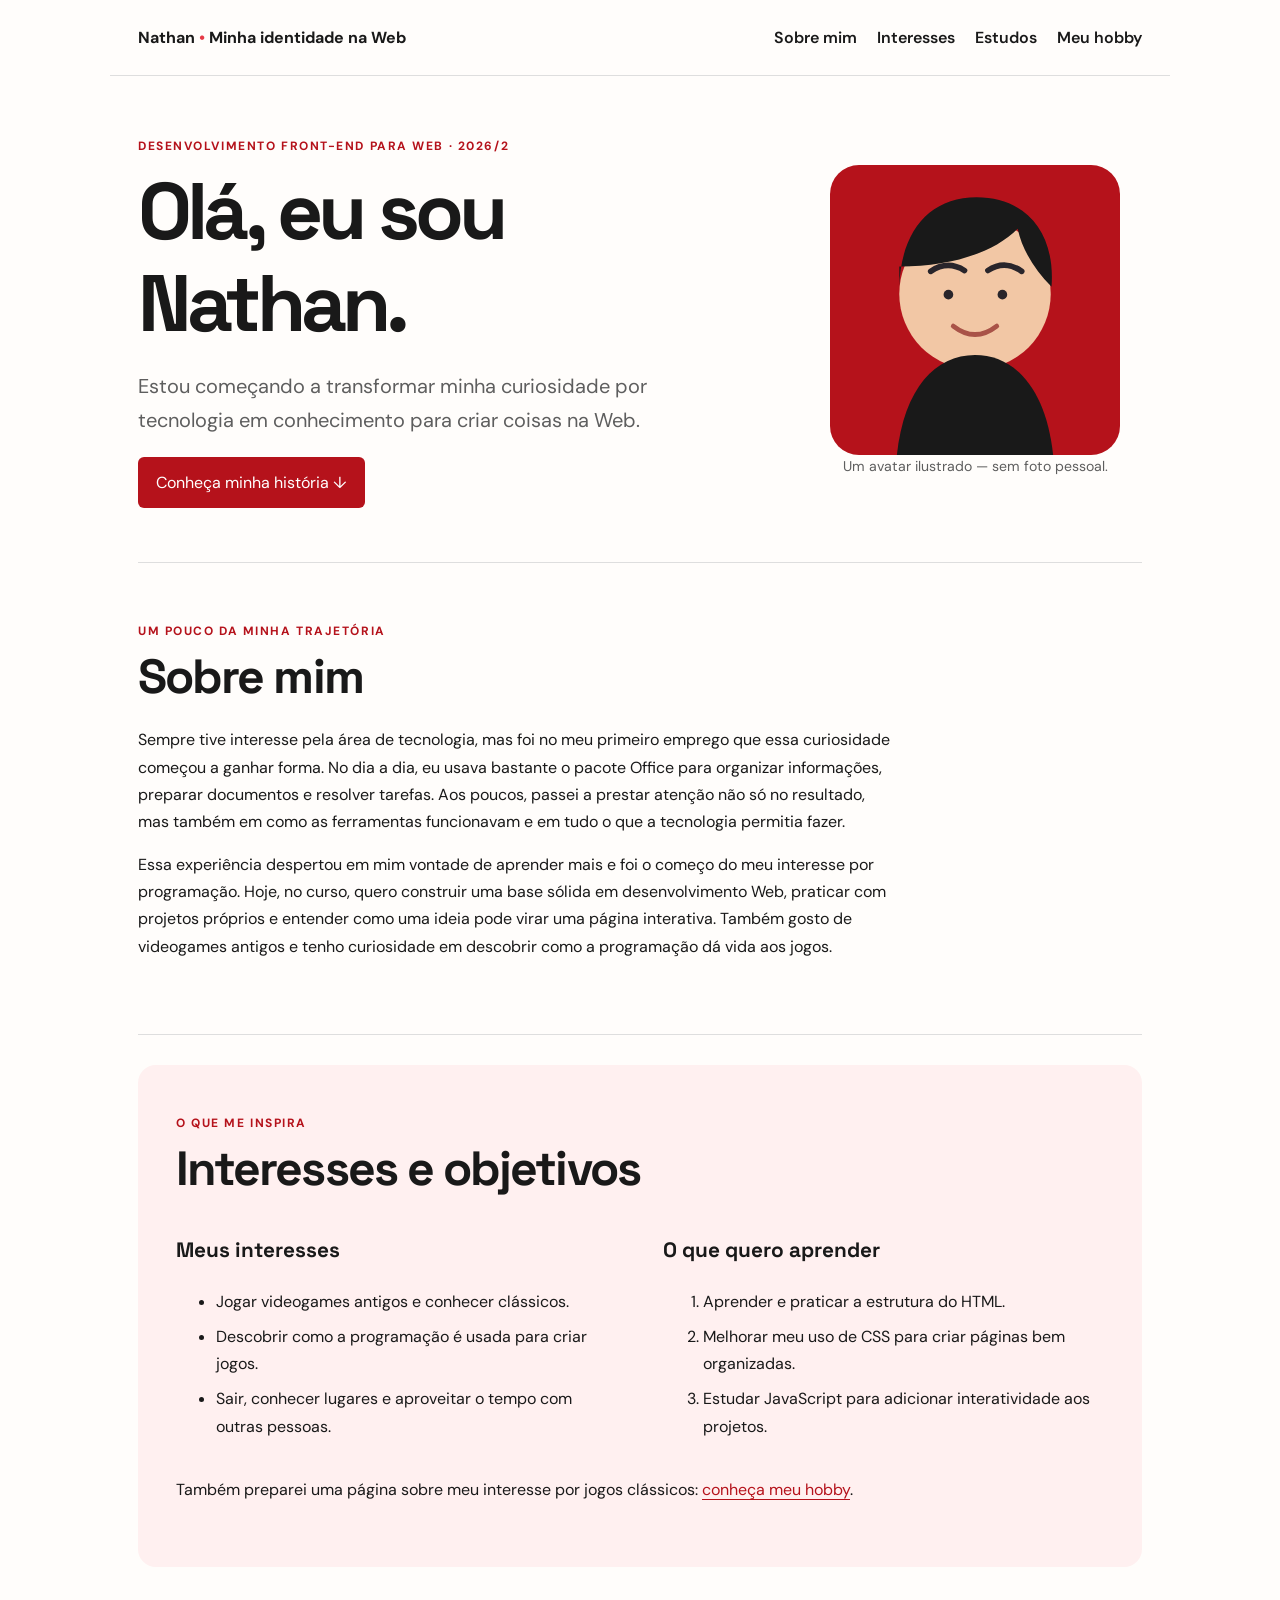
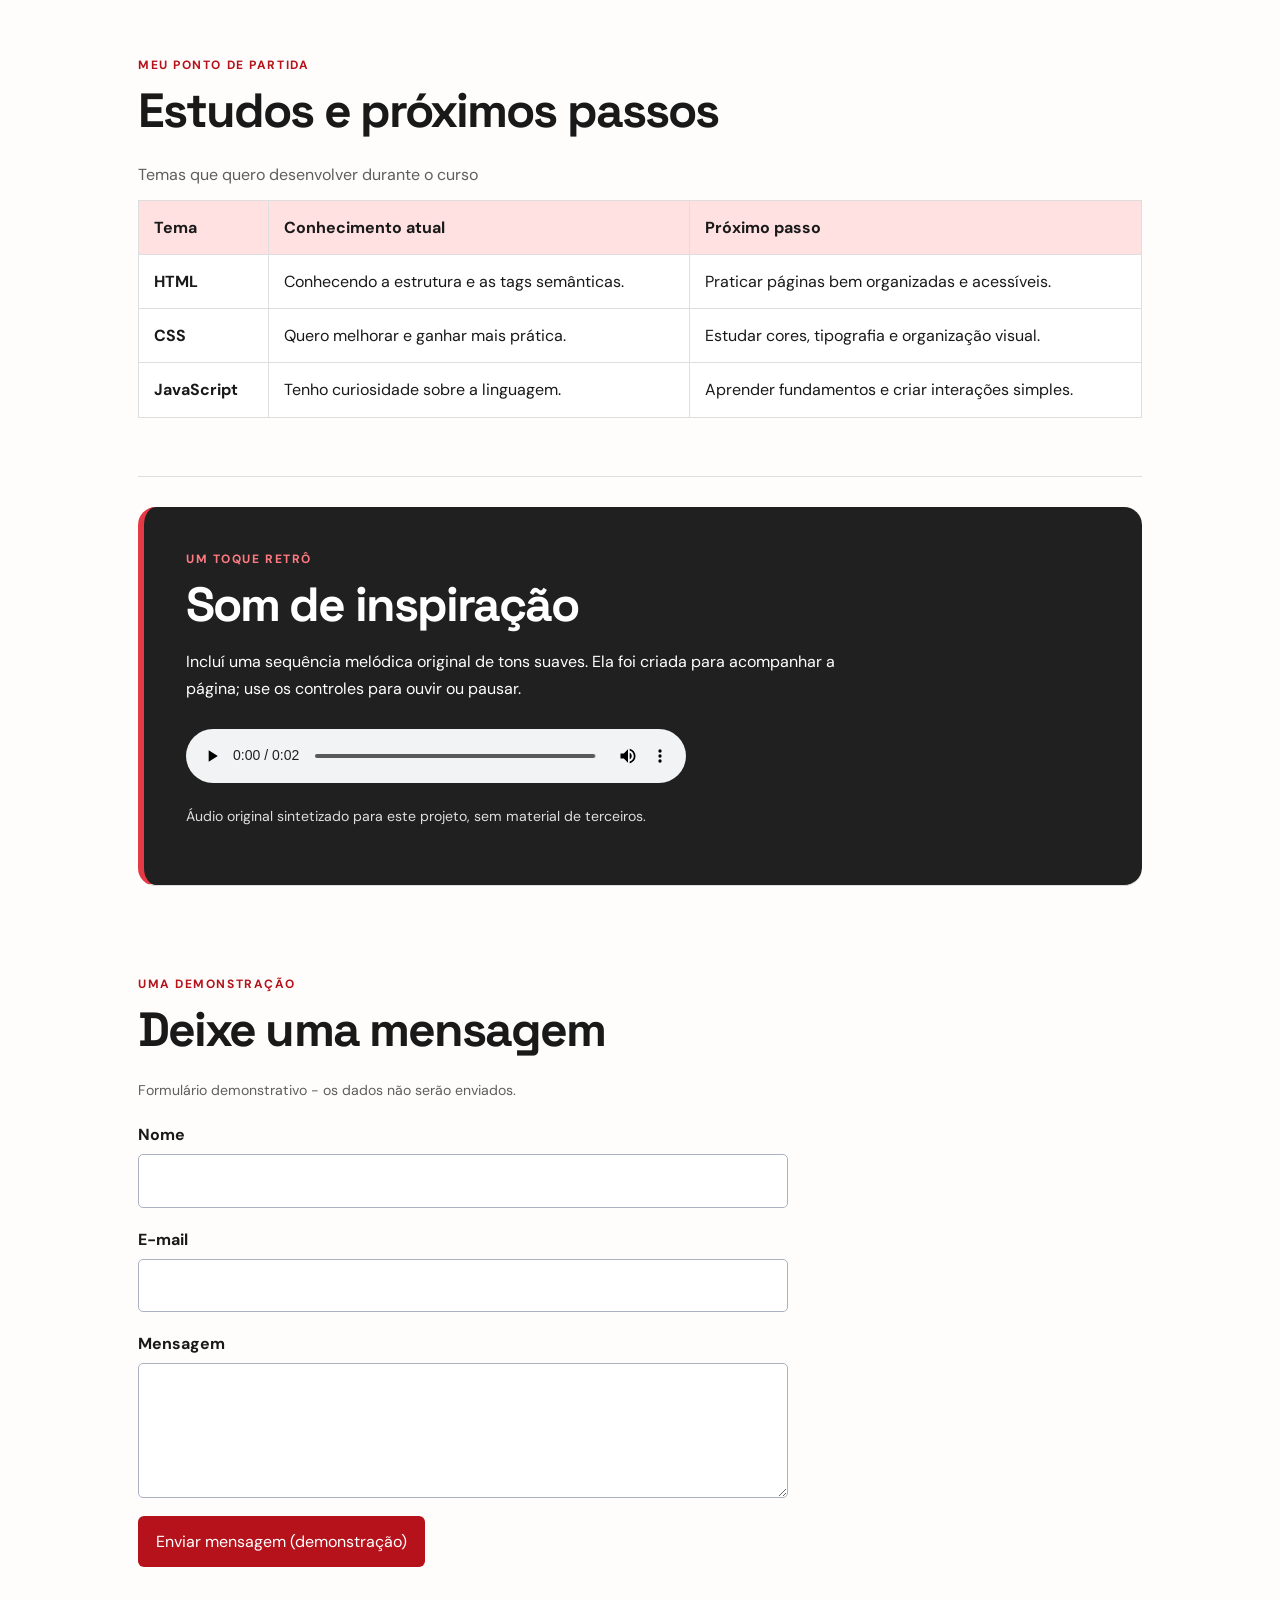
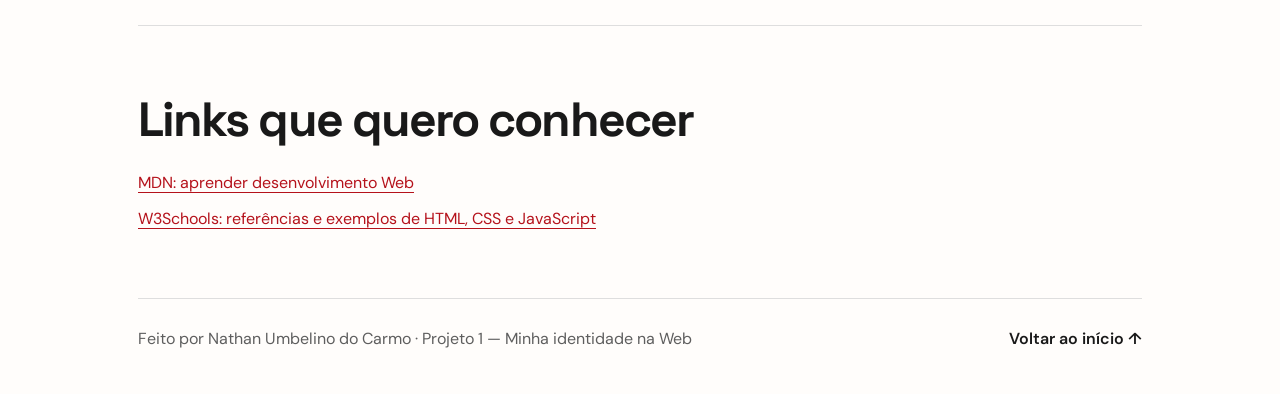
<file: index.html>
<!doctype html>
<html lang="pt-BR">
<head>
  <meta charset="utf-8">
  <meta name="viewport" content="width=device-width, initial-scale=1">
  <title>Nathan Umbelino do Carmo | Minha identidade na Web</title>
  <link rel="stylesheet" href="estilos.css">
</head>
<body>
  <header class="cabecalho">
    <p class="marca">Nathan <span>•</span> Minha identidade na Web</p>
    <nav aria-label="Navegação principal">
      <a href="#sobre">Sobre mim</a>
      <a href="#interesses">Interesses</a>
      <a href="#estudos">Estudos</a>
      <a href="paginas/interesses.html">Meu hobby</a>
    </nav>
  </header>

  <main>
    <section class="apresentacao" aria-labelledby="titulo-principal">
      <div>
        <p class="sobretitulo">Desenvolvimento Front-End para Web · 2026/2</p>
        <h1 id="titulo-principal">Olá, eu sou Nathan.</h1>
        <p class="destaque">Estou começando a transformar minha curiosidade por tecnologia em conhecimento para criar coisas na Web.</p>
        <a class="botao-link" href="#sobre">Conheça minha história <span aria-hidden="true">↓</span></a>
      </div>
      <figure class="avatar">
        <img src="imagens/avatar-nathan.svg" alt="Avatar ilustrado de uma pessoa com cabelo escuro e camiseta preta, diante de um fundo vermelho">
        <figcaption>Um avatar ilustrado — sem foto pessoal.</figcaption>
      </figure>
    </section>

    <section id="sobre" class="bloco" aria-labelledby="titulo-sobre">
      <p class="sobretitulo">Um pouco da minha trajetória</p>
      <h2 id="titulo-sobre">Sobre mim</h2>
      <p>Sempre tive interesse pela área de tecnologia, mas foi no meu primeiro emprego que essa curiosidade começou a ganhar forma. No dia a dia, eu usava bastante o pacote Office para organizar informações, preparar documentos e resolver tarefas. Aos poucos, passei a prestar atenção não só no resultado, mas também em como as ferramentas funcionavam e em tudo o que a tecnologia permitia fazer.</p>
      <p>Essa experiência despertou em mim vontade de aprender mais e foi o começo do meu interesse por programação. Hoje, no curso, quero construir uma base sólida em desenvolvimento Web, praticar com projetos próprios e entender como uma ideia pode virar uma página interativa. Também gosto de videogames antigos e tenho curiosidade em descobrir como a programação dá vida aos jogos.</p>
    </section>

    <section id="interesses" class="bloco bloco-colorido" aria-labelledby="titulo-interesses">
      <p class="sobretitulo">O que me inspira</p>
      <h2 id="titulo-interesses">Interesses e objetivos</h2>
      <div class="colunas">
        <div>
          <h3>Meus interesses</h3>
          <ul>
            <li>Jogar videogames antigos e conhecer clássicos.</li>
            <li>Descobrir como a programação é usada para criar jogos.</li>
            <li>Sair, conhecer lugares e aproveitar o tempo com outras pessoas.</li>
          </ul>
        </div>
        <div>
          <h3>O que quero aprender</h3>
          <ol>
            <li>Aprender e praticar a estrutura do HTML.</li>
            <li>Melhorar meu uso de CSS para criar páginas bem organizadas.</li>
            <li>Estudar JavaScript para adicionar interatividade aos projetos.</li>
          </ol>
        </div>
      </div>
      <p>Também preparei uma página sobre meu interesse por jogos clássicos: <a href="paginas/interesses.html">conheça meu hobby</a>.</p>
    </section>

    <section id="estudos" class="bloco" aria-labelledby="titulo-estudos">
      <p class="sobretitulo">Meu ponto de partida</p>
      <h2 id="titulo-estudos">Estudos e próximos passos</h2>
      <div class="tabela-rolagem">
        <table>
          <caption>Temas que quero desenvolver durante o curso</caption>
          <thead><tr><th scope="col">Tema</th><th scope="col">Conhecimento atual</th><th scope="col">Próximo passo</th></tr></thead>
          <tbody>
            <tr><th scope="row">HTML</th><td>Conhecendo a estrutura e as tags semânticas.</td><td>Praticar páginas bem organizadas e acessíveis.</td></tr>
            <tr><th scope="row">CSS</th><td>Quero melhorar e ganhar mais prática.</td><td>Estudar cores, tipografia e organização visual.</td></tr>
            <tr><th scope="row">JavaScript</th><td>Tenho curiosidade sobre a linguagem.</td><td>Aprender fundamentos e criar interações simples.</td></tr>
          </tbody>
        </table>
      </div>
    </section>

    <section id="midia" class="bloco bloco-midia" aria-labelledby="titulo-midia">
      <div>
        <p class="sobretitulo">Um toque retrô</p>
        <h2 id="titulo-midia">Som de inspiração</h2>
        <p>Incluí uma sequência melódica original de tons suaves. Ela foi criada para acompanhar a página; use os controles para ouvir ou pausar.</p>
        <audio controls preload="metadata">
          <source src="midias/som-retro.wav" type="audio/wav">
          Seu navegador não oferece suporte ao elemento de áudio.
        </audio>
        <p class="nota">Áudio original sintetizado para este projeto, sem material de terceiros.</p>
      </div>
    </section>

    <section id="contato" class="bloco" aria-labelledby="titulo-contato">
      <p class="sobretitulo">Uma demonstração</p>
      <h2 id="titulo-contato">Deixe uma mensagem</h2>
      <p class="nota">Formulário demonstrativo - os dados não serão enviados.</p>
      <form>
        <div class="campo"><label for="nome">Nome</label><input id="nome" name="nome" type="text" autocomplete="name" required></div>
        <div class="campo"><label for="email">E-mail</label><input id="email" name="email" type="email" autocomplete="email" required></div>
        <div class="campo"><label for="mensagem">Mensagem</label><textarea id="mensagem" name="mensagem" rows="4" required></textarea></div>
        <button type="button">Enviar mensagem (demonstração)</button>
      </form>
    </section>

    <section class="bloco links" aria-labelledby="titulo-links">
      <h2 id="titulo-links">Links que quero conhecer</h2>
      <p><a href="https://developer.mozilla.org/pt-BR/docs/Learn_web_development" target="_blank" rel="noopener noreferrer">MDN: aprender desenvolvimento Web</a></p>
      <p><a href="https://www.w3schools.com/" target="_blank" rel="noopener noreferrer">W3Schools: referências e exemplos de HTML, CSS e JavaScript</a></p>
    </section>
  </main>

  <footer><p>Feito por Nathan Umbelino do Carmo · Projeto 1 — Minha identidade na Web</p><a href="#titulo-principal">Voltar ao início ↑</a></footer>
</body>
</html>
</file>
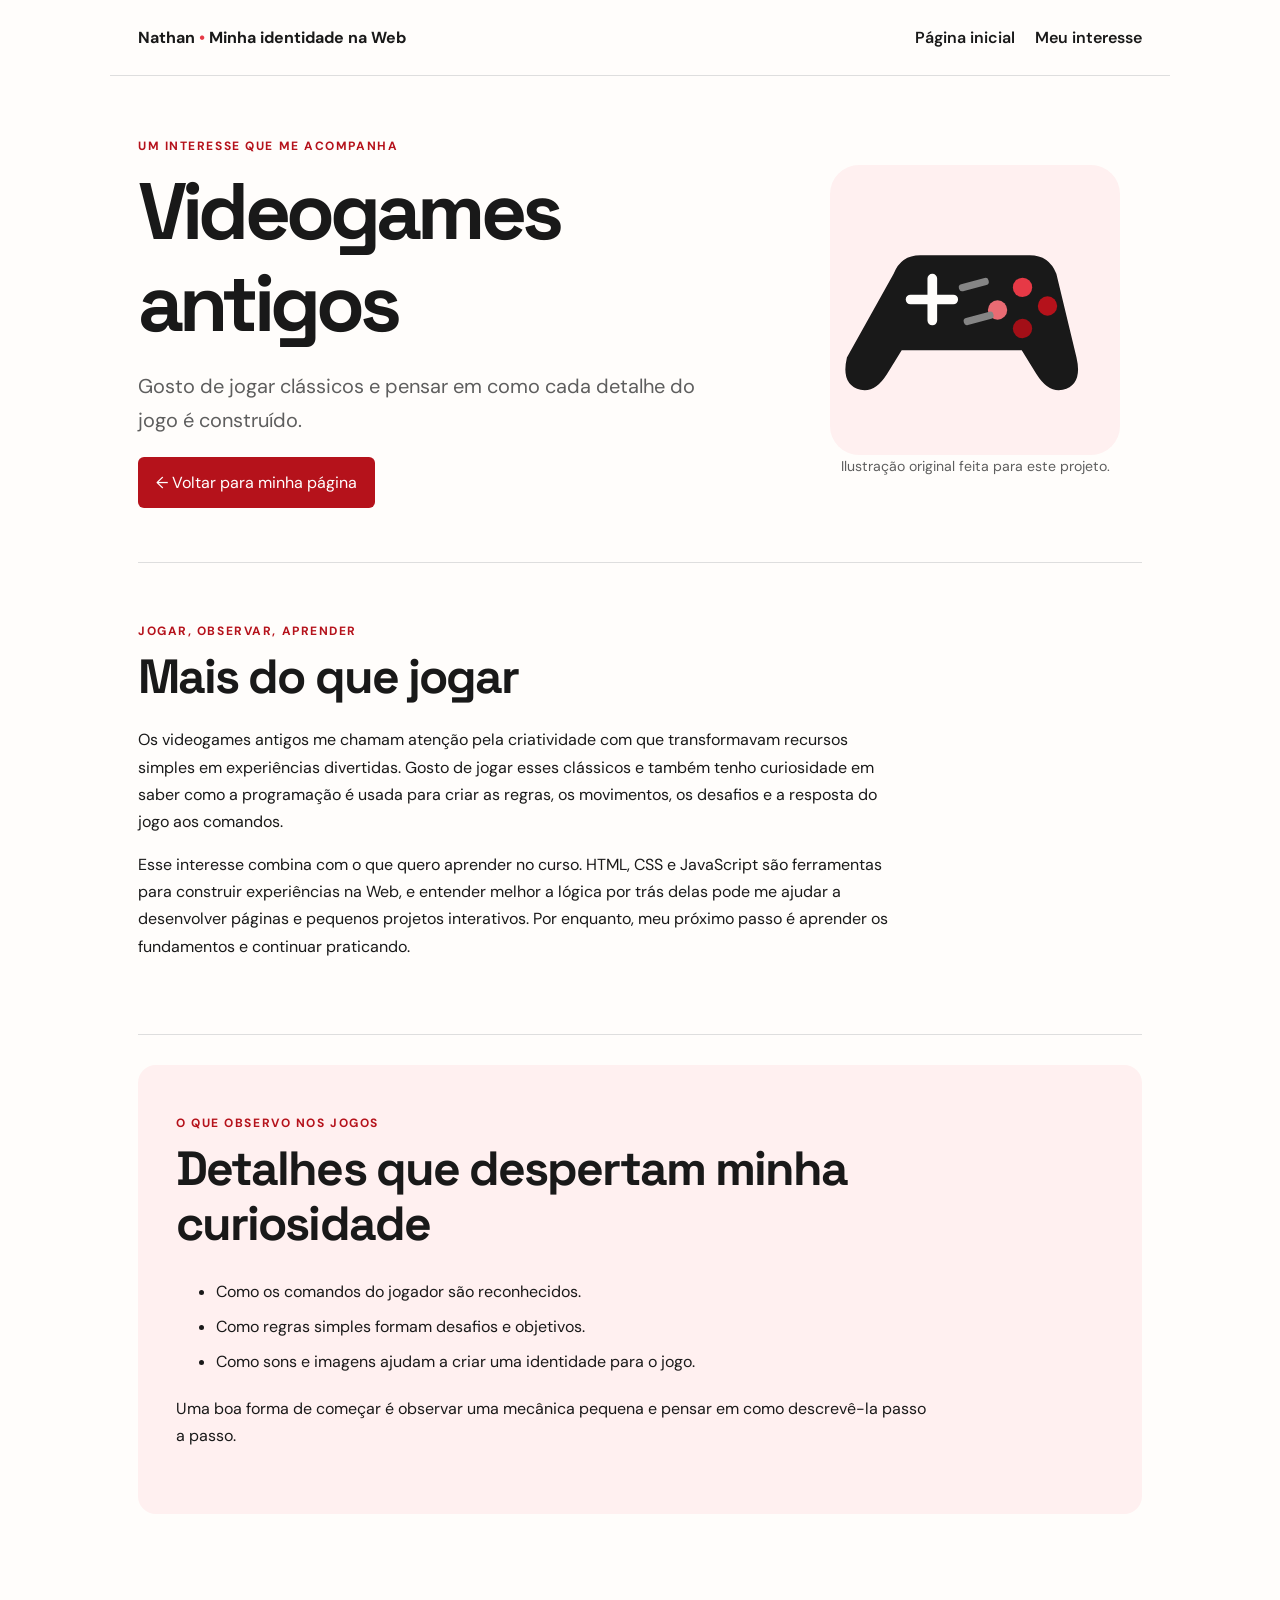
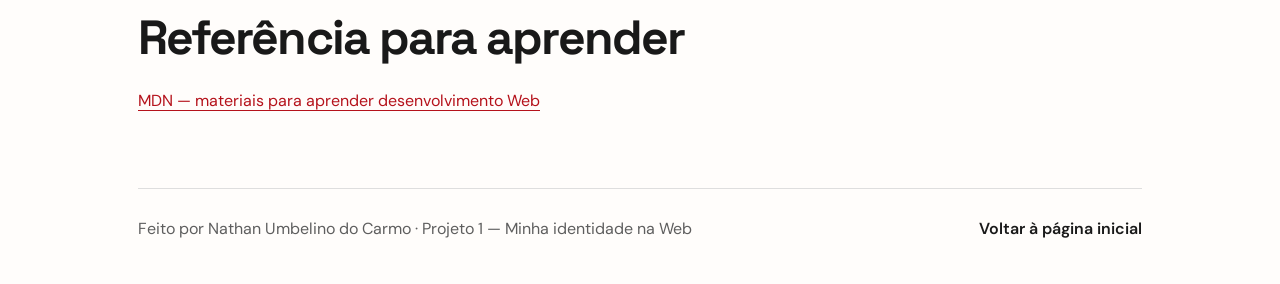
<file: paginas/interesses.html>
<!doctype html>
<html lang="pt-BR">
<head>
  <meta charset="utf-8">
  <meta name="viewport" content="width=device-width, initial-scale=1">
  <title>Videogames antigos | Nathan Umbelino do Carmo</title>
  <link rel="stylesheet" href="../estilos.css">
</head>
<body>
  <header class="cabecalho">
    <p class="marca">Nathan <span>•</span> Minha identidade na Web</p>
    <nav aria-label="Navegação principal"><a href="../index.html">Página inicial</a><a href="#meu-interesse">Meu interesse</a></nav>
  </header>
  <main>
    <section class="apresentacao secundaria" aria-labelledby="titulo-principal">
      <div><p class="sobretitulo">Um interesse que me acompanha</p><h1 id="titulo-principal">Videogames antigos</h1><p class="destaque">Gosto de jogar clássicos e pensar em como cada detalhe do jogo é construído.</p><a class="botao-link" href="../index.html">← Voltar para minha página</a></div>
      <figure class="avatar"><img src="../imagens/controle-retro.svg" alt="Ilustração de um controle de videogame retrô com botões coloridos"><figcaption>Ilustração original feita para este projeto.</figcaption></figure>
    </section>
    <section id="meu-interesse" class="bloco" aria-labelledby="titulo-hobby">
      <p class="sobretitulo">Jogar, observar, aprender</p><h2 id="titulo-hobby">Mais do que jogar</h2>
      <p>Os videogames antigos me chamam atenção pela criatividade com que transformavam recursos simples em experiências divertidas. Gosto de jogar esses clássicos e também tenho curiosidade em saber como a programação é usada para criar as regras, os movimentos, os desafios e a resposta do jogo aos comandos.</p>
      <p>Esse interesse combina com o que quero aprender no curso. HTML, CSS e JavaScript são ferramentas para construir experiências na Web, e entender melhor a lógica por trás delas pode me ajudar a desenvolver páginas e pequenos projetos interativos. Por enquanto, meu próximo passo é aprender os fundamentos e continuar praticando.</p>
    </section>
    <section class="bloco bloco-colorido" aria-labelledby="titulo-observacoes">
      <p class="sobretitulo">O que observo nos jogos</p><h2 id="titulo-observacoes">Detalhes que despertam minha curiosidade</h2>
      <ul><li>Como os comandos do jogador são reconhecidos.</li><li>Como regras simples formam desafios e objetivos.</li><li>Como sons e imagens ajudam a criar uma identidade para o jogo.</li></ul>
      <p>Uma boa forma de começar é observar uma mecânica pequena e pensar em como descrevê-la passo a passo.</p>
    </section>
    <section class="bloco">
      <h2>Referência para aprender</h2><p><a href="https://developer.mozilla.org/pt-BR/docs/Learn_web_development" target="_blank" rel="noopener noreferrer">MDN — materiais para aprender desenvolvimento Web</a></p>
    </section>
  </main>
  <footer><p>Feito por Nathan Umbelino do Carmo · Projeto 1 — Minha identidade na Web</p><a href="../index.html">Voltar à página inicial</a></footer>
</body>
</html>
</file>
<file: estilos.css>
@import url('https://fonts.googleapis.com/css2?family=DM+Sans:wght@400;500;600;700&family=Space+Grotesk:wght@500;600;700&display=swap');
:root{--ink:#191919;--muted:#5e5e5e;--paper:#fffdfb;--blue:#b5121b;--coral:#e63946;--pale:#fff0f0;--line:#dedede;--max:1060px}*{box-sizing:border-box}html{scroll-behavior:smooth}body{margin:0;background:var(--paper);color:var(--ink);font:16px/1.7 'DM Sans',Arial,sans-serif}.cabecalho{max-width:var(--max);margin:auto;padding:24px 28px;display:flex;justify-content:space-between;align-items:center;gap:20px;border-bottom:1px solid var(--line)}.marca{font-weight:700;margin:0}.marca span{color:var(--coral)}nav{display:flex;flex-wrap:wrap;gap:20px}a{color:var(--blue);text-underline-offset:4px}nav a,footer a{font-weight:600;text-decoration:none;color:var(--ink)}a:hover{color:#e63946}a:focus-visible,button:focus-visible,input:focus-visible,textarea:focus-visible,audio:focus-visible{outline:3px solid var(--coral);outline-offset:3px}main{max-width:var(--max);margin:auto;padding:0 28px}.apresentacao{min-height:430px;padding:60px 0 54px;display:grid;grid-template-columns:1.3fr .7fr;align-items:center;gap:50px;border-bottom:1px solid var(--line)}h1,h2,h3{font-family:'Space Grotesk',Arial,sans-serif;line-height:1.15}h1{font-size:clamp(2.7rem,7vw,5rem);letter-spacing:-.06em;margin:8px 0 16px}h2{font-size:clamp(2rem,4vw,3rem);letter-spacing:-.04em;margin:8px 0 22px}h3{font-size:1.3rem}.sobretitulo{text-transform:uppercase;letter-spacing:.13em;font-size:.75rem;font-weight:700;color:var(--blue);margin:0}.destaque{font-size:1.25rem;max-width:560px;color:var(--muted)}.botao-link,button{display:inline-block;background:var(--blue);color:white;padding:12px 18px;border-radius:6px;font-weight:700;text-decoration:none;border:0;font:inherit;cursor:pointer}.botao-link:hover,button:hover{background:#8e0d15;color:white}.avatar{margin:0;text-align:center}.avatar img{width:min(100%,290px);border-radius:22px;display:block;margin:auto}.avatar figcaption,.nota{font-size:.88rem;color:var(--muted)}.bloco{padding:58px 0;border-bottom:1px solid var(--line)}.bloco>p:not(.sobretitulo){max-width:760px}.bloco-colorido{padding:48px 38px;background:var(--pale);border:0;border-radius:18px;margin:30px 0}.colunas{display:grid;grid-template-columns:1fr 1fr;gap:46px}.colunas li,ul li,ol li{padding:4px 0}.tabela-rolagem{overflow-x:auto}table{width:100%;border-collapse:collapse;text-align:left;background:white}caption{text-align:left;color:var(--muted);padding:0 0 12px}th,td{border:1px solid var(--line);padding:13px 15px;vertical-align:top}thead th{background:#ffe1e2}tbody th{min-width:110px}.bloco-midia{background:#202020;color:white;padding:42px;border-radius:18px;margin:30px 0;border-left:6px solid var(--coral)}.bloco-midia .sobretitulo{color:#ff7b83}.bloco-midia h2{margin-bottom:12px}.bloco-midia p{max-width:680px}.bloco-midia audio{width:min(100%,500px);margin-top:10px}.bloco-midia .nota{color:#dedede}form{max-width:650px}.campo{display:grid;gap:6px;margin:18px 0}.campo label{font-weight:700}input,textarea{width:100%;padding:12px;border:1px solid #aab2c2;border-radius:5px;font:inherit;background:white}textarea{resize:vertical}footer{max-width:var(--max);margin:auto;padding:26px 28px 42px;display:flex;justify-content:space-between;gap:20px;flex-wrap:wrap;color:var(--muted)}footer p{margin:0}.links p{margin:8px 0}.secundaria{min-height:360px}@media(max-width:700px){.cabecalho{align-items:flex-start;flex-direction:column}nav{gap:12px 18px}.apresentacao{grid-template-columns:1fr;gap:28px;padding:42px 0}.avatar img{width:min(75%,270px)}.colunas{grid-template-columns:1fr;gap:10px}.bloco-colorido,.bloco-midia{padding:28px 22px}main{padding:0 20px}footer{padding-inline:20px}}
</file>
